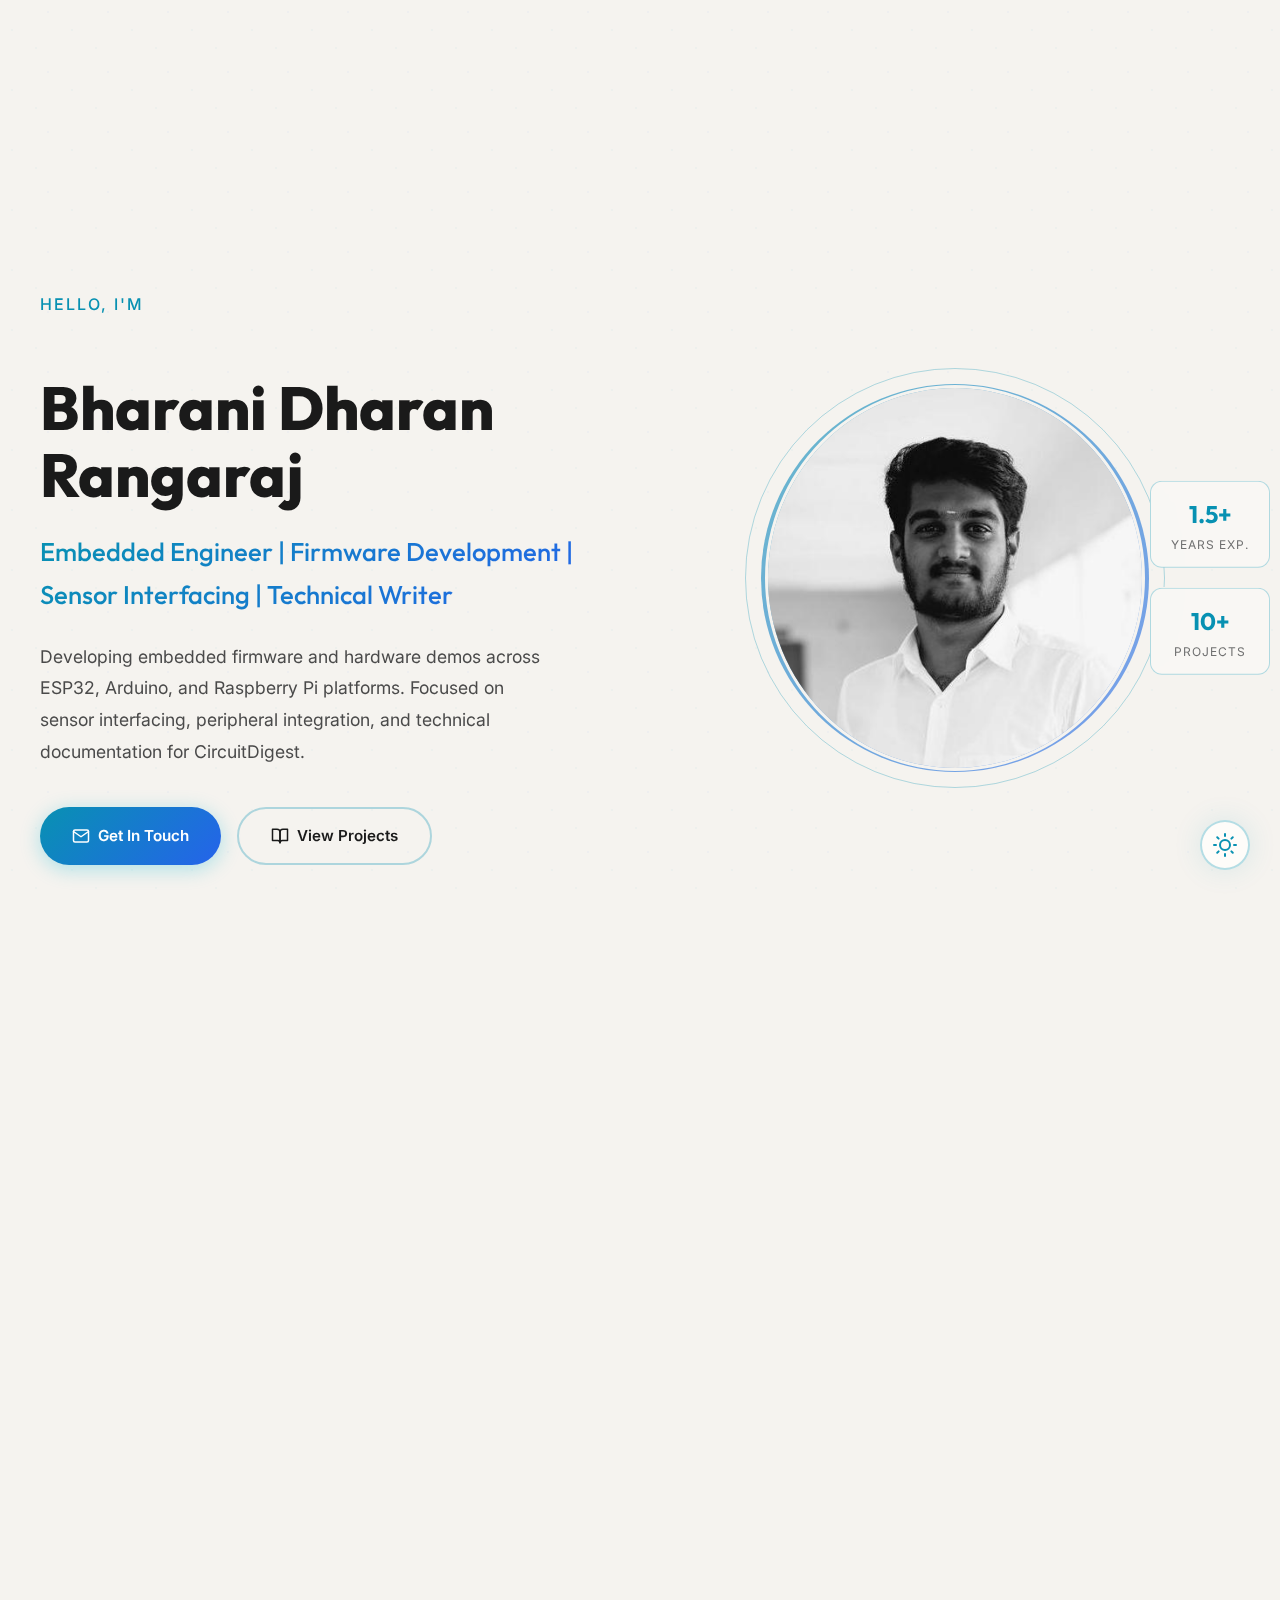
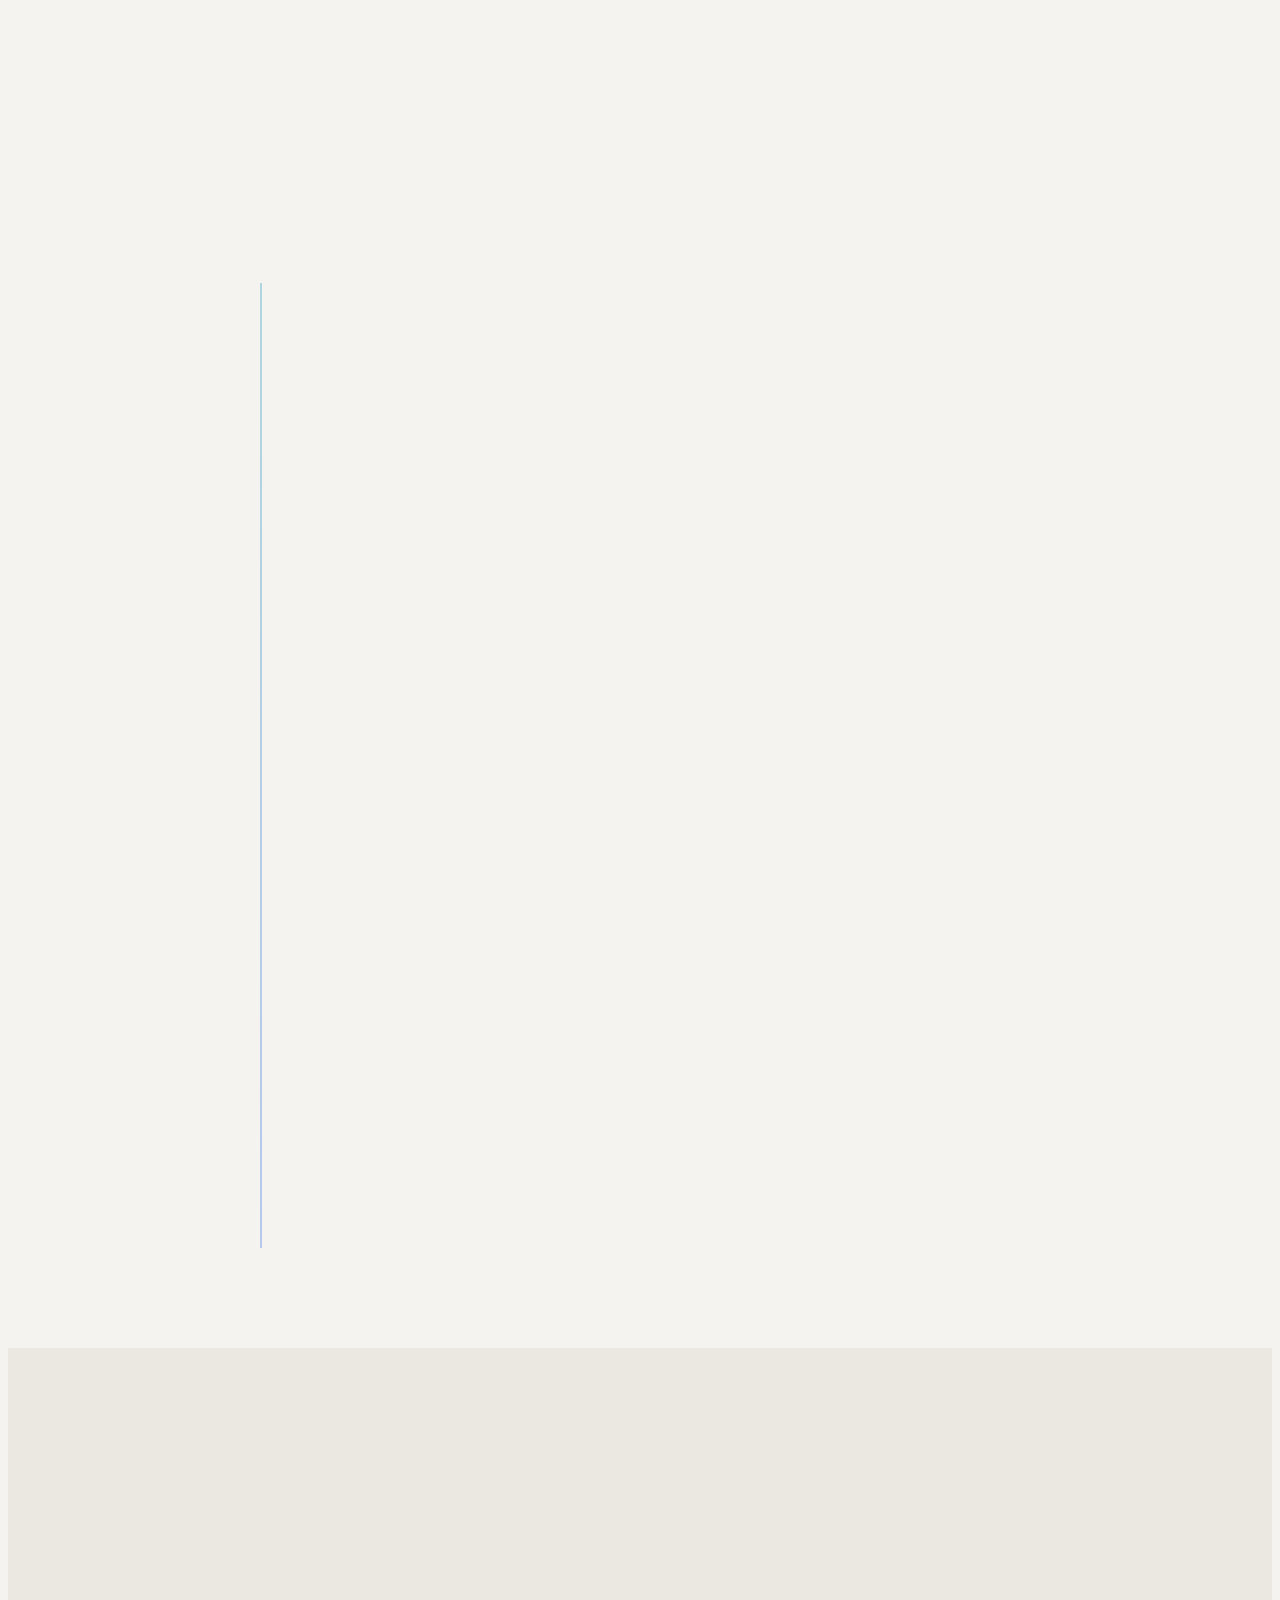
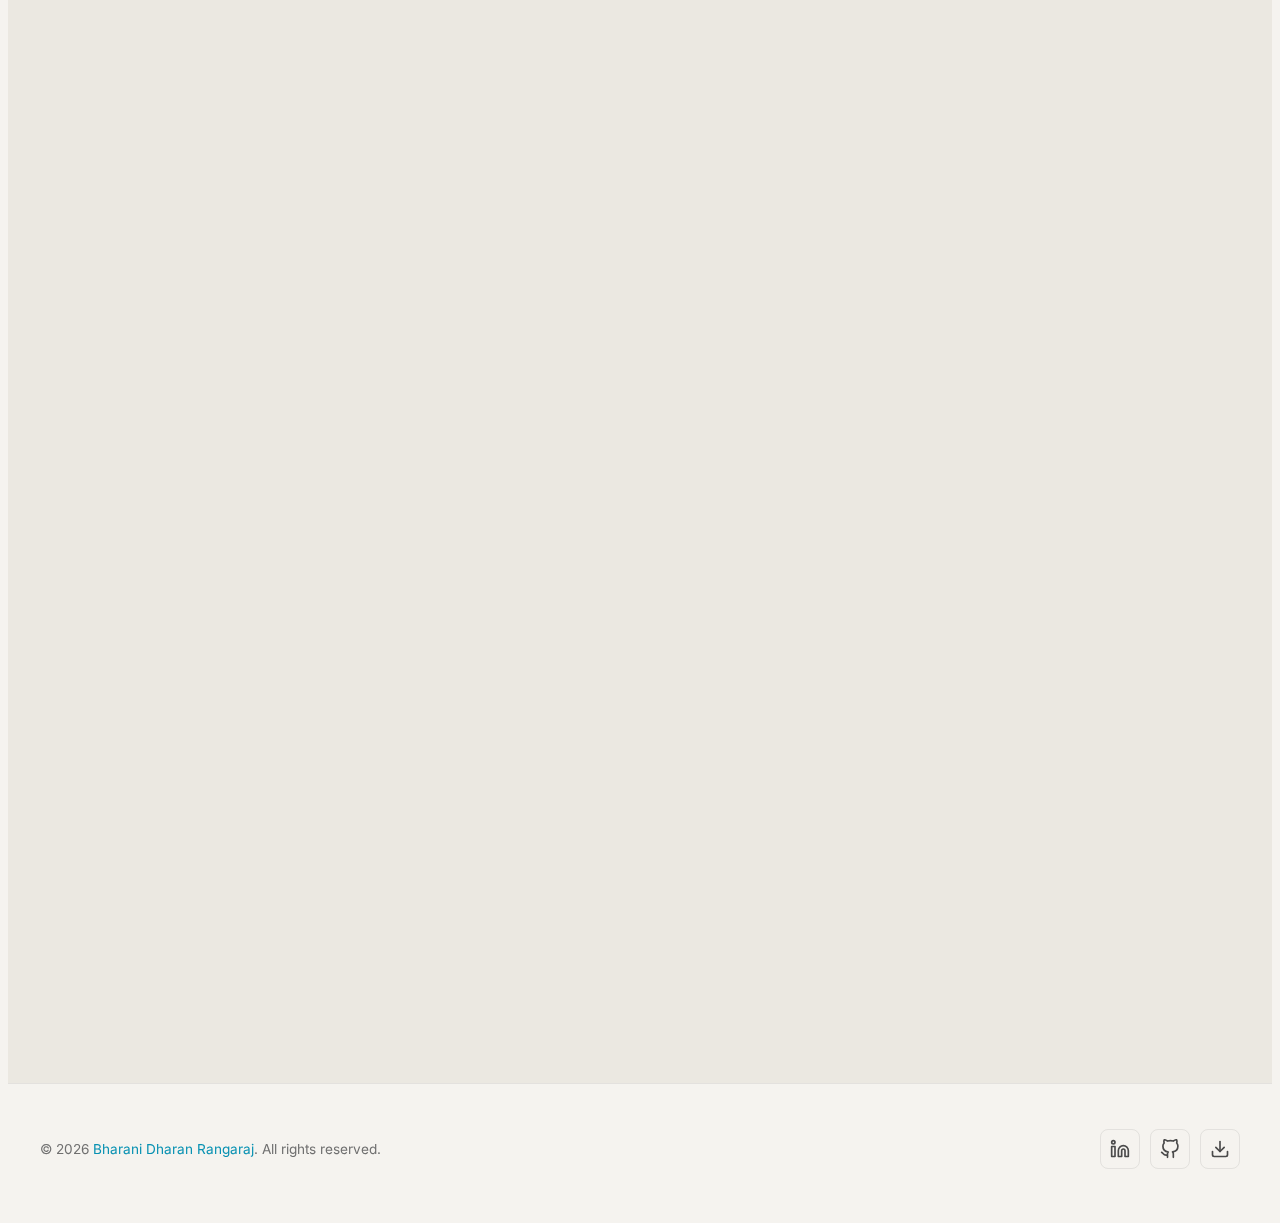
<file: index.html>
<!DOCTYPE html>
<html lang="en">

<head>
  <meta charset="UTF-8">
  <meta name="viewport" content="width=device-width, initial-scale=1.0">
  <meta name="description" content="Portfolio of Bharani Dharan Rangaraj — Embedded Engineer">
  <title>Bharani Dharan Rangaraj | Embedded Engineer</title>
  <link rel="stylesheet" href="style.css">
</head>

<body>

  <!-- Circuit Board Background Decoration -->
  <div class="circuit-bg" aria-hidden="true"></div>

  <!-- Theme Toggle Button -->
  <button class="theme-toggle" id="themeToggle" aria-label="Toggle theme">
    <svg xmlns="http://www.w3.org/2000/svg" width="24" height="24" viewBox="0 0 24 24" fill="none" stroke="currentColor"
      stroke-width="2" stroke-linecap="round" stroke-linejoin="round" class="sun-icon">
      <circle cx="12" cy="12" r="5"></circle>
      <line x1="12" y1="1" x2="12" y2="3"></line>
      <line x1="12" y1="21" x2="12" y2="23"></line>
      <line x1="4.22" y1="4.22" x2="5.64" y2="5.64"></line>
      <line x1="18.36" y1="18.36" x2="19.78" y2="19.78"></line>
      <line x1="1" y1="12" x2="3" y2="12"></line>
      <line x1="21" y1="12" x2="23" y2="12"></line>
      <line x1="4.22" y1="19.78" x2="5.64" y2="18.36"></line>
      <line x1="18.36" y1="5.64" x2="19.78" y2="4.22"></line>
    </svg>
  </button>

  <!-- Navigation removed per user request -->

  <!-- ============================================
       HERO SECTION
       ============================================ -->
  <section id="hero">
    <div class="container">
      <div class="hero-content">
        <div class="hero-text fade-in">
          <span class="hero-greeting">Hello, I'm</span>
          <h1 class="hero-name">Bharani Dharan Rangaraj</h1>
          <h2 class="hero-title">Embedded Engineer | Firmware Development | Sensor Interfacing | Technical Writer</h2>
          <p class="hero-tagline">
            Developing embedded firmware and hardware demos across ESP32, Arduino, and Raspberry Pi platforms.
            Focused on sensor interfacing, peripheral integration, and technical documentation for CircuitDigest.
          </p>
          <div class="hero-cta">
            <a href="#contact" class="btn btn-primary">
              <svg xmlns="http://www.w3.org/2000/svg" width="18" height="18" viewBox="0 0 24 24" fill="none"
                stroke="currentColor" stroke-width="2" stroke-linecap="round" stroke-linejoin="round">
                <path d="M4 4h16c1.1 0 2 .9 2 2v12c0 1.1-.9 2-2 2H4c-1.1 0-2-.9-2-2V6c0-1.1.9-2 2-2z"></path>
                <polyline points="22,6 12,13 2,6"></polyline>
              </svg>
              Get In Touch
            </a>
            <a href="#projects" class="btn btn-outline">
              <svg xmlns="http://www.w3.org/2000/svg" width="18" height="18" viewBox="0 0 24 24" fill="none"
                stroke="currentColor" stroke-width="2" stroke-linecap="round" stroke-linejoin="round">
                <path d="M2 3h6a4 4 0 0 1 4 4v14a3 3 0 0 0-3-3H2z"></path>
                <path d="M22 3h-6a4 4 0 0 0-4 4v14a3 3 0 0 1 3-3h7z"></path>
              </svg>
              View Projects
            </a>
          </div>
        </div>
        <div class="hero-visual fade-in">
          <div class="hero-image-frame">
            <div class="hero-image-placeholder">
              <img src="assets/bharani photo.jpg" alt="Bharani Dharan Rangaraj" />
            </div>
          </div>
          <!-- Floating stat badges -->
          <div class="hero-stats">
            <div class="stat-badge">
              <div class="stat-value">1.5+</div>
              <div class="stat-label">Years Exp.</div>
            </div>
            <div class="stat-badge">
              <div class="stat-value">10+</div>
              <div class="stat-label">Projects</div>
            </div>
          </div>
        </div>
      </div>
    </div>
  </section>

  <!-- ============================================
       ABOUT SECTION
       ============================================ -->
  <section id="about">
    <div class="container">
      <div class="section-header fade-in">
        <h2>About Me</h2>
        <p>Get to know the engineer behind the circuits</p>
      </div>
      <div class="about-content">
        <div class="about-image-wrapper fade-in">
          <div class="about-image-box">
            <img src="assets/bharani photo.jpg" alt="Bharani Dharan Rangaraj" />
          </div>
        </div>
        <div class="about-text fade-in">
          <h3>Hands-on Embedded Engineer</h3>
          <p class="about-bio">
            Hands-on embedded engineer with 1.5+ years of practical experience designing, validating, and deploying
            microcontroller and Linux-based systems. Work typically covers bare-metal and RTOS firmware, protocol-level
            debugging (I²C / SPI / UART / USB), sensor interfacing and hardware bring-up, Linux edge servers and
            self-hosted stacks, rapid mechanical prototyping via 3D printing, and end-to-end product lifecycle
            execution.
          </p>
          <div class="about-details">
            <div class="about-detail-item">
              <div class="detail-icon">
                <svg xmlns="http://www.w3.org/2000/svg" width="18" height="18" viewBox="0 0 24 24" fill="none"
                  stroke="currentColor" stroke-width="2" stroke-linecap="round" stroke-linejoin="round">
                  <path d="M21 10c0 7-9 13-9 13s-9-6-9-13a9 9 0 0 1 18 0z"></path>
                  <circle cx="12" cy="10" r="3"></circle>
                </svg>
              </div>
              <div>
                <div class="detail-label">Location</div>
                <div class="detail-value">Coimbatore, India</div>
              </div>
            </div>
            <div class="about-detail-item">
              <div class="detail-icon">
                <svg xmlns="http://www.w3.org/2000/svg" width="18" height="18" viewBox="0 0 24 24" fill="none"
                  stroke="currentColor" stroke-width="2" stroke-linecap="round" stroke-linejoin="round">
                  <rect x="2" y="7" width="20" height="14" rx="2" ry="2"></rect>
                  <path d="M16 21V5a2 2 0 0 0-2-2h-4a2 2 0 0 0-2 2v16"></path>
                </svg>
              </div>
              <div>
                <div class="detail-label">Experience</div>
                <div class="detail-value">1.5+ Years</div>
              </div>
            </div>
            <div class="about-detail-item">
              <div class="detail-icon">
                <svg xmlns="http://www.w3.org/2000/svg" width="18" height="18" viewBox="0 0 24 24" fill="none"
                  stroke="currentColor" stroke-width="2" stroke-linecap="round" stroke-linejoin="round">
                  <path d="M4 19.5A2.5 2.5 0 0 1 6.5 17H20"></path>
                  <path d="M6.5 2H20v20H6.5A2.5 2.5 0 0 1 4 19.5v-15A2.5 2.5 0 0 1 6.5 2z"></path>
                </svg>
              </div>
              <div>
                <div class="detail-label">Degree</div>
                <div class="detail-value">M.Sc in ECS</div>
              </div>
            </div>
            <div class="about-detail-item">
              <div class="detail-icon">
                <svg xmlns="http://www.w3.org/2000/svg" width="18" height="18" viewBox="0 0 24 24" fill="none"
                  stroke="currentColor" stroke-width="2" stroke-linecap="round" stroke-linejoin="round">
                  <polyline points="22 12 18 12 15 21 9 3 6 12 2 12"></polyline>
                </svg>
              </div>
              <div>
                <div class="detail-label">Focus</div>
                <div class="detail-value">Embedded Systems & IoT</div>
              </div>
            </div>
          </div>
          <a href="#contact" class="btn btn-primary">Let's Work Together</a>
        </div>
      </div>
    </div>
  </section>

  <!-- ============================================
       SKILLS SECTION
       ============================================ -->
  <section id="skills">
    <div class="container">
      <div class="section-header fade-in">
        <h2>Skills & Technologies</h2>
        <p>The tools and technologies I work with</p>
      </div>
      <div class="skills-grid">

        <!-- Skill Category: Programming Languages -->
        <div class="skill-category fade-in">
          <div class="skill-category-icon">
            <svg xmlns="http://www.w3.org/2000/svg" width="24" height="24" viewBox="0 0 24 24" fill="none"
              stroke="currentColor" stroke-width="2" stroke-linecap="round" stroke-linejoin="round">
              <polyline points="16 18 22 12 16 6"></polyline>
              <polyline points="8 6 2 12 8 18"></polyline>
            </svg>
          </div>
          <h3>Programming Languages</h3>
          <div class="skill-tags">
            <span class="skill-tag">C</span>
            <span class="skill-tag">Embedded C</span>
            <span class="skill-tag">Python</span>
          </div>
        </div>

        <!-- Skill Category: Microcontrollers & Processors -->
        <div class="skill-category fade-in">
          <div class="skill-category-icon">
            <svg xmlns="http://www.w3.org/2000/svg" width="24" height="24" viewBox="0 0 24 24" fill="none"
              stroke="currentColor" stroke-width="2" stroke-linecap="round" stroke-linejoin="round">
              <rect x="4" y="4" width="16" height="16" rx="2" ry="2"></rect>
              <rect x="9" y="9" width="6" height="6"></rect>
              <line x1="9" y1="1" x2="9" y2="4"></line>
              <line x1="15" y1="1" x2="15" y2="4"></line>
              <line x1="9" y1="20" x2="9" y2="23"></line>
              <line x1="15" y1="20" x2="15" y2="23"></line>
              <line x1="20" y1="9" x2="23" y2="9"></line>
              <line x1="20" y1="14" x2="23" y2="14"></line>
              <line x1="1" y1="9" x2="4" y2="9"></line>
              <line x1="1" y1="14" x2="4" y2="14"></line>
            </svg>
          </div>
          <h3>Microcontrollers & Processors</h3>
          <div class="skill-tags">
            <span class="skill-tag">ESP32</span>
            <span class="skill-tag">ESP8266</span>
            <span class="skill-tag">nRF52</span>
            <span class="skill-tag">STM32</span>
            <span class="skill-tag">ATMega</span>
            <span class="skill-tag">Raspberry Pi</span>
          </div>
        </div>

        <!-- Skill Category: Tools & IDEs -->
        <div class="skill-category fade-in">
          <div class="skill-category-icon">
            <svg xmlns="http://www.w3.org/2000/svg" width="24" height="24" viewBox="0 0 24 24" fill="none"
              stroke="currentColor" stroke-width="2" stroke-linecap="round" stroke-linejoin="round">
              <path
                d="M14.7 6.3a1 1 0 0 0 0 1.4l1.6 1.6a1 1 0 0 0 1.4 0l3.77-3.77a6 6 0 0 1-7.94 7.94l-6.91 6.91a2.12 2.12 0 0 1-3-3l6.91-6.91a6 6 0 0 1 7.94-7.94l-3.76 3.76z">
              </path>
            </svg>
          </div>
          <h3>Tools & IDEs</h3>
          <div class="skill-tags">
            <span class="skill-tag">Oscilloscope</span>
            <span class="skill-tag">Logic Analyzer</span>
            <span class="skill-tag">Protocol Analyzer</span>
            <span class="skill-tag">KiCAD</span>
            <span class="skill-tag">3D Printing</span>
            <span class="skill-tag">Soldering & Rework</span>
          </div>
        </div>

        <!-- Skill Category: Protocols & Interfaces -->
        <div class="skill-category fade-in">
          <div class="skill-category-icon">
            <svg xmlns="http://www.w3.org/2000/svg" width="24" height="24" viewBox="0 0 24 24" fill="none"
              stroke="currentColor" stroke-width="2" stroke-linecap="round" stroke-linejoin="round">
              <circle cx="12" cy="12" r="2"></circle>
              <path
                d="M16.24 7.76a6 6 0 0 1 0 8.49m-8.48-.01a6 6 0 0 1 0-8.49m11.31-2.82a10 10 0 0 1 0 14.14m-14.14 0a10 10 0 0 1 0-14.14">
              </path>
            </svg>
          </div>
          <h3>Protocols & Interfaces</h3>
          <div class="skill-tags">
            <span class="skill-tag">I²C</span>
            <span class="skill-tag">SPI</span>
            <span class="skill-tag">UART</span>
            <span class="skill-tag">USB</span>
            <span class="skill-tag">GPIO</span>
            <span class="skill-tag">Modbus RTU</span>
          </div>
        </div>

        <!-- Skill Category: RTOS & Systems -->
        <div class="skill-category fade-in">
          <div class="skill-category-icon">
            <svg xmlns="http://www.w3.org/2000/svg" width="24" height="24" viewBox="0 0 24 24" fill="none"
              stroke="currentColor" stroke-width="2" stroke-linecap="round" stroke-linejoin="round">
              <circle cx="12" cy="12" r="10"></circle>
              <polyline points="12 6 12 12 16 14"></polyline>
            </svg>
          </div>
          <h3>RTOS & Systems</h3>
          <div class="skill-tags">
            <span class="skill-tag">Bare-metal</span>
            <span class="skill-tag">FreeRTOS</span>
            <span class="skill-tag">Linux (Raspberry Pi)</span>
            <span class="skill-tag">Offline-first Architecture</span>
          </div>
        </div>

        <!-- Skill Category: Hardware -->
        <div class="skill-category fade-in">
          <div class="skill-category-icon">
            <svg xmlns="http://www.w3.org/2000/svg" width="24" height="24" viewBox="0 0 24 24" fill="none"
              stroke="currentColor" stroke-width="2" stroke-linecap="round" stroke-linejoin="round">
              <rect x="2" y="7" width="20" height="14" rx="2" ry="2"></rect>
              <polyline points="17 2 12 7 7 2"></polyline>
            </svg>
          </div>
          <h3>Hardware</h3>
          <div class="skill-tags">
            <span class="skill-tag">PCB Design</span>
            <span class="skill-tag">Circuit Bring-up</span>
            <span class="skill-tag">Power Supply Design</span>
            <span class="skill-tag">Signal Validation</span>
          </div>
        </div>

      </div>
    </div>
  </section>

  <!-- ============================================
       EXPERIENCE SECTION
       ============================================ -->
  <section id="experience">
    <div class="container">
      <div class="section-header fade-in">
        <h2>Work Experience</h2>
        <p>My professional journey so far</p>
      </div>
      <div class="timeline">

        <!-- Current Position: Semicon Media -->
        <div class="timeline-item fade-in">
          <div class="timeline-dot"></div>
          <div class="timeline-card">
            <span class="timeline-date">Nov 2025 — Present</span>
            <h3>Embedded Engineer</h3>
            <p class="company">Semicon Media Private Limited • Coimbatore, India</p>
            <ul>
              <li>Built single-board demos using ESP32, Arduino, and Raspberry Pi Pico</li>
              <li>Interfaced peripherals like Sharp distance sensors and MAX98357A</li>
              <li>Designed basic 3D parts and fabricated enclosures using 3D printing</li>
              <li>Implemented interfacing, communication, and control logic in firmware</li>
              <li>Wrote technical documentation and maintained code on GitHub for CircuitDigest platform</li>
            </ul>
          </div>
        </div>

        <!-- Past Position: Optipace Technologies -->
        <div class="timeline-item fade-in">
          <div class="timeline-dot"></div>
          <div class="timeline-card">
            <span class="timeline-date">May 2024 — Sept 2025</span>
            <h3>Associate Embedded Engineer</h3>
            <p class="company">Optipace Technologies Private Limited • Bangalore, Karnataka</p>
            <ul>
              <li>Led an engineering team in coordinating testing workflows and performing root cause analysis during
                validation cycles</li>
              <li>Designed and developed embedded firmware for multiple MCU platforms (nRF52, ESP32) to support
                reference designs and solution demos</li>
              <li>Worked closely with hardware and software teams to perform firmware optimization based on real-world
                performance data</li>
              <li>Implemented and tested USB, I²C, SPI, and UART communication protocols for system-level integration
                and client requirements</li>
              <li>Supported component procurement and used Git, VS Code, and debugging tools for development</li>
            </ul>
          </div>
        </div>
      </div>
    </div>
  </section>

  <!-- ============================================
       PROJECTS SECTION
       ============================================ -->
  <section id="projects">
    <div class="container">
      <div class="section-header fade-in">
        <h2>Featured Projects</h2>
        <p>Embedded systems and IoT Projects to be Noted</p>
      </div>
      <div class="projects-grid">

        <!-- Project 1: ESP32 Text-to-Speech Offline System -->
        <div class="project-card fade-in">
          <div class="project-image">
            <svg xmlns="http://www.w3.org/2000/svg" width="64" height="64" viewBox="0 0 24 24" fill="none"
              stroke="currentColor" stroke-width="1.5" stroke-linecap="round" stroke-linejoin="round">
              <path d="M12 1a3 3 0 0 0-3 3v8a3 3 0 0 0 6 0V4a3 3 0 0 0-3-3z"></path>
              <path d="M19 10v2a7 7 0 0 1-14 0v-2"></path>
              <line x1="12" y1="19" x2="12" y2="23"></line>
              <line x1="8" y1="23" x2="16" y2="23"></line>
            </svg>
          </div>
          <div class="project-info">
            <h3>ESP32 Text-to-Speech Offline System</h3>
            <p>Fully offline text-to-speech converter using ESP32 with Talkie library and LPC speech encoding. Converts
              written text to spoken words without internet connectivity. Features DAC audio output, PAM8403
              amplification,
              and expandable vocabulary for alerts, notifications, and embedded voice feedback systems.</p>
            <div class="project-tech">
              <span>ESP32</span>
              <span>Talkie Library</span>
              <span>LPC Encoding</span>
              <span>PAM8403 Amplifier</span>
              <span>DAC Audio</span>
              <span>Offline TTS</span>
            </div>
            <div class="project-links">
              <a href="https://circuitdigest.com/microcontroller-projects/esp32-text-to-speech-offline-system"
                target="_blank" rel="noopener noreferrer">
                <svg xmlns="http://www.w3.org/2000/svg" width="18" height="18" viewBox="0 0 24 24" fill="none"
                  stroke="currentColor" stroke-width="2" stroke-linecap="round" stroke-linejoin="round">
                  <path d="M18 13v6a2 2 0 0 1-2 2H5a2 2 0 0 1-2-2V8a2 2 0 0 1 2-2h6"></path>
                  <polyline points="15 3 21 3 21 9"></polyline>
                  <line x1="10" y1="14" x2="21" y2="3"></line>
                </svg>
                View Article
              </a>
            </div>
          </div>
        </div>

        <!-- Project 2: ESP32 Text-to-Speech Using AI -->
        <div class="project-card fade-in">
          <div class="project-image">
            <svg xmlns="http://www.w3.org/2000/svg" width="64" height="64" viewBox="0 0 24 24" fill="none"
              stroke="currentColor" stroke-width="1.5" stroke-linecap="round" stroke-linejoin="round">
              <path d="M21 15a2 2 0 0 1-2 2H7l-4 4V5a2 2 0 0 1 2-2h14a2 2 0 0 1 2 2z"></path>
              <path d="M8 10h.01"></path>
              <path d="M12 10h.01"></path>
              <path d="M16 10h.01"></path>
            </svg>
          </div>
          <div class="project-info">
            <h3>ESP32 Text-to-Speech Using AI</h3>
            <p>Cloud-based text-to-speech system using ESP32 and Wit.ai for natural-sounding voice synthesis. Features
              AI-powered speech generation, MAX98357A audio amplification, and real-time audio streaming. Demonstrates
              integration of cloud AI services with embedded systems for high-quality voice output without local
              processing overhead.</p>
            <div class="project-tech">
              <span>ESP32</span>
              <span>Wit.ai API</span>
              <span>MAX98357A</span>
              <span>Cloud TTS</span>
              <span>AI Voice Synthesis</span>
              <span>Audio Streaming</span>
            </div>
            <div class="project-links">
              <a href="https://circuitdigest.com/microcontroller-projects/esp32-text-to-speech-using-ai" target="_blank"
                rel="noopener noreferrer">
                <svg xmlns="http://www.w3.org/2000/svg" width="18" height="18" viewBox="0 0 24 24" fill="none"
                  stroke="currentColor" stroke-width="2" stroke-linecap="round" stroke-linejoin="round">
                  <path d="M18 13v6a2 2 0 0 1-2 2H5a2 2 0 0 1-2-2V8a2 2 0 0 1 2-2h6"></path>
                  <polyline points="15 3 21 3 21 9"></polyline>
                  <line x1="10" y1="14" x2="21" y2="3"></line>
                </svg>
                View Article
              </a>
            </div>
          </div>
        </div>

        <!-- Project 3: EduBox -->
        <div class="project-card fade-in">
          <div class="project-image">
            <svg xmlns="http://www.w3.org/2000/svg" width="64" height="64" viewBox="0 0 24 24" fill="none"
              stroke="currentColor" stroke-width="1.5" stroke-linecap="round" stroke-linejoin="round">
              <rect x="2" y="3" width="20" height="14" rx="2" ry="2"></rect>
              <line x1="8" y1="21" x2="16" y2="21"></line>
              <line x1="12" y1="17" x2="12" y2="21"></line>
            </svg>
          </div>
          <div class="project-info">
            <h3>EduBox — Offline Learning Server</h3>
            <p>A Raspberry Pi-based offline education infrastructure for classrooms with poor connectivity. Functions as
              Wi-Fi hotspot, local content server, and knowledge distribution node. Serves Wikipedia archives, ebooks,
              and videos fully offline.</p>
            <div class="project-tech">
              <span>Raspberry Pi</span>
              <span>Linux</span>
              <span>Hotspot Configuration</span>
              <span>Captive Portal</span>
              <span>Offline Architecture</span>
            </div>
            <div class="project-links">
              <a href="assets/Edubox - A Device to Learn Without Internet.pdf" target="_blank"
                rel="noopener noreferrer">
                <svg xmlns="http://www.w3.org/2000/svg" width="18" height="18" viewBox="0 0 24 24" fill="none"
                  stroke="currentColor" stroke-width="2" stroke-linecap="round" stroke-linejoin="round">
                  <path d="M14 2H6a2 2 0 0 0-2 2v16a2 2 0 0 0 2 2h12a2 2 0 0 0 2-2V8z"></path>
                  <polyline points="14 2 14 8 20 8"></polyline>
                </svg>
                View Project PDF
              </a>
            </div>
          </div>
        </div>

        <!-- Project 2: I2C Scanner -->
        <div class="project-card fade-in">
          <div class="project-image">
            <svg xmlns="http://www.w3.org/2000/svg" width="64" height="64" viewBox="0 0 24 24" fill="none"
              stroke="currentColor" stroke-width="1.5" stroke-linecap="round" stroke-linejoin="round">
              <circle cx="11" cy="11" r="8"></circle>
              <path d="m21 21-4.35-4.35"></path>
            </svg>
          </div>
          <div class="project-info">
            <h3>I²C Scanner - Bus Diagnostic Device</h3>
            <p>Dedicated field diagnostic tool to reduce sensor integration time from hours to minutes. Scans I²C bus
              and lists active addresses, exposing wiring mistakes, pull-up issues, and address conflicts instantly.</p>
            <div class="project-tech">
              <span>I²C Protocol</span>
              <span>Embedded C</span>
              <span>Hardware Debugging</span>
              <span>Microcontroller</span>
            </div>
            <div class="project-links">
              <a href="#" style="pointer-events: none; opacity: 0.5;">
                <svg xmlns="http://www.w3.org/2000/svg" width="18" height="18" viewBox="0 0 24 24" fill="none"
                  stroke="currentColor" stroke-width="2" stroke-linecap="round" stroke-linejoin="round">
                  <path
                    d="M9 19c-5 1.5-5-2.5-7-3m14 6v-3.87a3.37 3.37 0 0 0-.94-2.61c3.14-.35 6.44-1.54 6.44-7A5.44 5.44 0 0 0 20 4.77 5.07 5.07 0 0 0 19.91 1S18.73.65 16 2.48a13.38 13.38 0 0 0-7 0C6.27.65 5.09 1 5.09 1A5.07 5.07 0 0 0 5 4.77a5.44 5.44 0 0 0-1.5 3.78c0 5.42 3.3 6.61 6.44 7A3.37 3.37 0 0 0 9 18.13V22">
                  </path>
                </svg>
                Proprietary
              </a>
            </div>
          </div>
        </div>

        <!-- Project 3: Hydroponics Automation System -->
        <div class="project-card fade-in">
          <div class="project-image">
            <svg xmlns="http://www.w3.org/2000/svg" width="64" height="64" viewBox="0 0 24 24" fill="none"
              stroke="currentColor" stroke-width="1.5" stroke-linecap="round" stroke-linejoin="round">
              <path d="M12 22c4-4 8-7.5 8-12a8 8 0 1 0-16 0c0 4.5 4 8 8 12z"></path>
              <path d="M12 10v4"></path>
              <path d="M10 12h4"></path>
            </svg>
          </div>
          <div class="project-info">
            <h3>Hydroponics Automation System</h3>
            <p>ESP32-based hydroponics automation with multi-sensor monitoring (temperature, humidity, water temp,
              light,
              pH, pressure), relay-controlled pump/light/fan with auto-cycle modes, 20x4 LCD menu via rotary encoder,
              and a real-time web dashboard using Server-Sent Events.</p>
            <div class="project-tech">
              <span>ESP32</span>
              <span>BMP180</span>
              <span>DHT11</span>
              <span>DS18B20</span>
              <span>BH1750</span>
              <span>PlatformIO</span>
              <span>Web Dashboard</span>
            </div>
            <div class="project-links">
              <a href="https://github.com/bharanidharanrangaraj/hydroponics-automation" target="_blank"
                rel="noopener noreferrer">
                <svg xmlns="http://www.w3.org/2000/svg" width="18" height="18" viewBox="0 0 24 24" fill="none"
                  stroke="currentColor" stroke-width="2" stroke-linecap="round" stroke-linejoin="round">
                  <path
                    d="M9 19c-5 1.5-5-2.5-7-3m14 6v-3.87a3.37 3.37 0 0 0-.94-2.61c3.14-.35 6.44-1.54 6.44-7A5.44 5.44 0 0 0 20 4.77 5.07 5.07 0 0 0 19.91 1S18.73.65 16 2.48a13.38 13.38 0 0 0-7 0C6.27.65 5.09 1 5.09 1A5.07 5.07 0 0 0 5 4.77a5.44 5.44 0 0 0-1.5 3.78c0 5.42 3.3 6.61 6.44 7A3.37 3.37 0 0 0 9 18.13V22">
                  </path>
                </svg>
                GitHub
              </a>
            </div>
          </div>
        </div>

        <!-- Project 4: Health Monitoring System -->
        <div class="project-card fade-in">
          <div class="project-image">
            <svg xmlns="http://www.w3.org/2000/svg" width="64" height="64" viewBox="0 0 24 24" fill="none"
              stroke="currentColor" stroke-width="1.5" stroke-linecap="round" stroke-linejoin="round">
              <path d="M22 12h-4l-3 9L9 3l-3 9H2"></path>
            </svg>
          </div>
          <div class="project-info">
            <h3>Health Monitoring System</h3>
            <p>Real-time health monitoring and fall detection system using ESP32. Tracks heart rate (BPM), SpO₂, and
              body temperature via MAX30102 and MLX90614 sensors. Includes MPU6050-based fall detection with automatic
              emergency WhatsApp alerts and GPS location sharing, plus a live web dashboard.</p>
            <div class="project-tech">
              <span>ESP32</span>
              <span>MAX30102</span>
              <span>MLX90614</span>
              <span>MPU6050</span>
              <span>GPS Tracking</span>
              <span>WhatsApp API</span>
              <span>PlatformIO</span>
            </div>
            <div class="project-links">
              <a href="https://github.com/bharanidharanrangaraj/Health-Monitoring-System" target="_blank"
                rel="noopener noreferrer">
                <svg xmlns="http://www.w3.org/2000/svg" width="18" height="18" viewBox="0 0 24 24" fill="none"
                  stroke="currentColor" stroke-width="2" stroke-linecap="round" stroke-linejoin="round">
                  <path
                    d="M9 19c-5 1.5-5-2.5-7-3m14 6v-3.87a3.37 3.37 0 0 0-.94-2.61c3.14-.35 6.44-1.54 6.44-7A5.44 5.44 0 0 0 20 4.77 5.07 5.07 0 0 0 19.91 1S18.73.65 16 2.48a13.38 13.38 0 0 0-7 0C6.27.65 5.09 1 5.09 1A5.07 5.07 0 0 0 5 4.77a5.44 5.44 0 0 0-1.5 3.78c0 5.42 3.3 6.61 6.44 7A3.37 3.37 0 0 0 9 18.13V22">
                  </path>
                </svg>
                GitHub
              </a>
            </div>
          </div>
        </div>

      </div>
    </div>
  </section>

  <!-- ============================================
       OPEN-SOURCE LIBRARIES SECTION
       ============================================ -->
  <section id="libraries">
    <div class="container">
      <div class="section-header fade-in">
        <h2>Open-Source Libraries</h2>
        <p>Reusable firmware components for the embedded community</p>
      </div>
      <div class="projects-grid">

        <!-- Library 1: PZEM004Tv40_R4 -->
        <div class="project-card fade-in">
          <div class="project-image">
            <svg xmlns="http://www.w3.org/2000/svg" width="64" height="64" viewBox="0 0 24 24" fill="none"
              stroke="currentColor" stroke-width="1.5" stroke-linecap="round" stroke-linejoin="round">
              <polyline points="16 18 22 12 16 6"></polyline>
              <polyline points="8 6 2 12 8 18"></polyline>
            </svg>
          </div>
          <div class="project-info">
            <h3>PZEM004Tv40_R4 - Energy Meter Library</h3>
            <p>Deterministic Modbus RTU library for PZEM-004T v4.0 (100A) energy meter. Features batch read for reduced
              latency, CRC + timeout validation, and minimal memory footprint. Designed for reliable power diagnostics
              in noisy environments.</p>
            <div class="project-tech">
              <span>Arduino</span>
              <span>Modbus RTU</span>
              <span>C++</span>
              <span>Energy Monitoring</span>
            </div>
            <div class="project-links">
              <a href="https://github.com/bharanidharanrangaraj/PZEM004Tv40_R4" target="_blank"
                rel="noopener noreferrer">
                <svg xmlns="http://www.w3.org/2000/svg" width="18" height="18" viewBox="0 0 24 24" fill="none"
                  stroke="currentColor" stroke-width="2" stroke-linecap="round" stroke-linejoin="round">
                  <path
                    d="M9 19c-5 1.5-5-2.5-7-3m14 6v-3.87a3.37 3.37 0 0 0-.94-2.61c3.14-.35 6.44-1.54 6.44-7A5.44 5.44 0 0 0 20 4.77 5.07 5.07 0 0 0 19.91 1S18.73.65 16 2.48a13.38 13.38 0 0 0-7 0C6.27.65 5.09 1 5.09 1A5.07 5.07 0 0 0 5 4.77a5.44 5.44 0 0 0-1.5 3.78c0 5.42 3.3 6.61 6.44 7A3.37 3.37 0 0 0 9 18.13V22">
                  </path>
                </svg>
                GitHub
              </a>
              <a href="https://www.hackster.io/bharanidharanrangaraj/pzem-004t-energy-monitor-library-for-arduino-uno-r4-b7530e"
                target="_blank" rel="noopener noreferrer">
                <svg xmlns="http://www.w3.org/2000/svg" width="18" height="18" viewBox="0 0 24 24" fill="none"
                  stroke="currentColor" stroke-width="2" stroke-linecap="round" stroke-linejoin="round">
                  <rect x="4" y="4" width="5" height="16"></rect>
                  <rect x="15" y="4" width="5" height="16"></rect>
                  <rect x="4" y="10" width="16" height="4"></rect>
                </svg>
                Hackster.io
              </a>
            </div>
          </div>
        </div>

        <!-- Library 2: ArduinoMatrixScroller -->
        <div class="project-card fade-in">
          <div class="project-image">
            <svg xmlns="http://www.w3.org/2000/svg" width="64" height="64" viewBox="0 0 24 24" fill="none"
              stroke="currentColor" stroke-width="1.5" stroke-linecap="round" stroke-linejoin="round">
              <rect x="2" y="3" width="20" height="14" rx="2" ry="2"></rect>
              <line x1="2" y1="9" x2="22" y2="9"></line>
              <line x1="2" y1="13" x2="22" y2="13"></line>
            </svg>
          </div>
          <div class="project-info">
            <h3>ArduinoMatrixScroller - LED Matrix Driver</h3>
            <p>Compact scrolling text engine for Arduino UNO R4 12×8 LED matrix. Designed for low-resource
              microcontrollers with smooth horizontal scrolling, ASCII support, serial text input, and minimal RAM
              usage.</p>
            <div class="project-tech">
              <span>Arduino</span>
              <span>C++</span>
              <span>LED Matrix</span>
              <span>Low RAM</span>
            </div>
            <div class="project-links">
              <a href="https://github.com/bharanidharanrangaraj/ArduinoMatrixScroller" target="_blank"
                rel="noopener noreferrer">
                <svg xmlns="http://www.w3.org/2000/svg" width="18" height="18" viewBox="0 0 24 24" fill="none"
                  stroke="currentColor" stroke-width="2" stroke-linecap="round" stroke-linejoin="round">
                  <path
                    d="M9 19c-5 1.5-5-2.5-7-3m14 6v-3.87a3.37 3.37 0 0 0-.94-2.61c3.14-.35 6.44-1.54 6.44-7A5.44 5.44 0 0 0 20 4.77 5.07 5.07 0 0 0 19.91 1S18.73.65 16 2.48a13.38 13.38 0 0 0-7 0C6.27.65 5.09 1 5.09 1A5.07 5.07 0 0 0 5 4.77a5.44 5.44 0 0 0-1.5 3.78c0 5.42 3.3 6.61 6.44 7A3.37 3.37 0 0 0 9 18.13V22">
                  </path>
                </svg>
                GitHub
              </a>
              <a href="https://www.hackster.io/bharanidharanrangaraj/arduinomatrixscroller-easy-text-scrolling-for-led-matrix-e0b32b"
                target="_blank" rel="noopener noreferrer">
                <svg xmlns="http://www.w3.org/2000/svg" width="18" height="18" viewBox="0 0 24 24" fill="none"
                  stroke="currentColor" stroke-width="2" stroke-linecap="round" stroke-linejoin="round">
                  <rect x="4" y="4" width="5" height="16"></rect>
                  <rect x="15" y="4" width="5" height="16"></rect>
                  <rect x="4" y="10" width="16" height="4"></rect>
                </svg>
                Hackster.io
              </a>
            </div>
          </div>
        </div>

      </div>
    </div>
  </section>

  <!-- ============================================
       MINI PROJECTS SECTION
       ============================================ -->
  <section id="mini-projects">
    <div class="container">
      <div class="section-header fade-in">
        <h2>Mini Projects</h2>
        <p>Small experiments and side builds</p>
      </div>
      <div class="projects-grid">

        <!-- Mini Project 1: OpenCV QR Code Reader -->
        <div class="project-card fade-in">
          <div class="project-image">
            <svg xmlns="http://www.w3.org/2000/svg" width="64" height="64" viewBox="0 0 24 24" fill="none"
              stroke="currentColor" stroke-width="1.5" stroke-linecap="round" stroke-linejoin="round">
              <rect x="3" y="3" width="7" height="7"></rect>
              <rect x="14" y="3" width="7" height="7"></rect>
              <rect x="3" y="14" width="7" height="7"></rect>
              <path d="M14 14h.01"></path>
              <path d="M14 17h3v3h3v-3"></path>
              <path d="M17 14h3"></path>
            </svg>
          </div>
          <div class="project-info">
            <h3>OpenCV QR Code &amp; Barcode Reader</h3>
            <p>Real-time QR code and barcode scanner built with Python and OpenCV. Supports 20 barcode types,
              prevents duplicate reads, and displays live FPS and scan count on screen via webcam feed.</p>
            <div class="project-tech">
              <span>Python</span>
              <span>OpenCV</span>
              <span>pyzbar</span>
              <span>Computer Vision</span>
              <span>Real-time Processing</span>
            </div>
            <div class="project-links">
              <a href="https://github.com/bharanidharanrangaraj/OpenCV-QR-Code-Reader" target="_blank"
                rel="noopener noreferrer">
                <svg xmlns="http://www.w3.org/2000/svg" width="18" height="18" viewBox="0 0 24 24" fill="none"
                  stroke="currentColor" stroke-width="2" stroke-linecap="round" stroke-linejoin="round">
                  <path
                    d="M9 19c-5 1.5-5-2.5-7-3m14 6v-3.87a3.37 3.37 0 0 0-.94-2.61c3.14-.35 6.44-1.54 6.44-7A5.44 5.44 0 0 0 20 4.77 5.07 5.07 0 0 0 19.91 1S18.73.65 16 2.48a13.38 13.38 0 0 0-7 0C6.27.65 5.09 1 5.09 1A5.07 5.07 0 0 0 5 4.77a5.44 5.44 0 0 0-1.5 3.78c0 5.42 3.3 6.61 6.44 7A3.37 3.37 0 0 0 9 18.13V22">
                  </path>
                </svg>
                GitHub
              </a>
            </div>
          </div>
        </div>

        <!-- Mini Project 2: OpenCV Face Expression Detection -->
        <div class="project-card fade-in">
          <div class="project-image">
            <svg xmlns="http://www.w3.org/2000/svg" width="64" height="64" viewBox="0 0 24 24" fill="none"
              stroke="currentColor" stroke-width="1.5" stroke-linecap="round" stroke-linejoin="round">
              <circle cx="12" cy="8" r="5"></circle>
              <path d="M20 21a8 8 0 1 0-16 0"></path>
              <path d="M9 10h.01"></path>
              <path d="M15 10h.01"></path>
              <path d="M9.5 15a3.5 3.5 0 0 0 5 0"></path>
            </svg>
          </div>
          <div class="project-info">
            <h3>Real-Time Face Emotion Detection</h3>
            <p>Detects human emotions in real-time using your webcam. Uses OpenCV's Haar Cascade classifier for face
              detection and DeepFace for emotion analysis, displaying the detected emotion (happy, sad, angry, surprise,
              fear, disgust, neutral) with confidence percentage directly on the video feed.</p>
            <div class="project-tech">
              <span>Python</span>
              <span>OpenCV</span>
              <span>DeepFace</span>
              <span>TensorFlow</span>
              <span>Haar Cascade</span>
              <span>Computer Vision</span>
            </div>
            <div class="project-links">
              <a href="https://github.com/bharanidharanrangaraj/opencv_face_expression_detection" target="_blank"
                rel="noopener noreferrer">
                <svg xmlns="http://www.w3.org/2000/svg" width="18" height="18" viewBox="0 0 24 24" fill="none"
                  stroke="currentColor" stroke-width="2" stroke-linecap="round" stroke-linejoin="round">
                  <path
                    d="M9 19c-5 1.5-5-2.5-7-3m14 6v-3.87a3.37 3.37 0 0 0-.94-2.61c3.14-.35 6.44-1.54 6.44-7A5.44 5.44 0 0 0 20 4.77 5.07 5.07 0 0 0 19.91 1S18.73.65 16 2.48a13.38 13.38 0 0 0-7 0C6.27.65 5.09 1 5.09 1A5.07 5.07 0 0 0 5 4.77a5.44 5.44 0 0 0-1.5 3.78c0 5.42 3.3 6.61 6.44 7A3.37 3.37 0 0 0 9 18.13V22">
                  </path>
                </svg>
                GitHub
              </a>
            </div>
          </div>
        </div>

      </div>
    </div>
  </section>

  <!-- ============================================
       EDUCATION SECTION
       ============================================ -->
  <section id="education">
    <div class="container">
      <div class="section-header fade-in">
        <h2>Education</h2>
        <p>Academic background and degrees</p>
      </div>
      <div class="education-grid">

        <!-- Master of Science -->
        <div class="education-card fade-in">
          <div class="edu-icon">
            <svg xmlns="http://www.w3.org/2000/svg" width="22" height="22" viewBox="0 0 24 24" fill="none"
              stroke="currentColor" stroke-width="2" stroke-linecap="round" stroke-linejoin="round">
              <path d="M22 10v6M2 10l10-5 10 5-10 5z"></path>
              <path d="M6 12v5c3 3 6 3 6 3s3 0 6-3v-5"></path>
            </svg>
          </div>
          <h3>Master of Science</h3>
          <p class="institution">Electronics and Communication System</p>
          <p class="edu-year">Sri Ramakrishna College of Arts & Science, Coimbatore • June 2022 - April 2024</p>
          <p>Specialized in embedded systems, microcontroller programming, and hardware-software integration</p>
        </div>

        <!-- Bachelor of Science -->
        <div class="education-card fade-in">
          <div class="edu-icon">
            <svg xmlns="http://www.w3.org/2000/svg" width="22" height="22" viewBox="0 0 24 24" fill="none"
              stroke="currentColor" stroke-width="2" stroke-linecap="round" stroke-linejoin="round">
              <path d="M22 10v6M2 10l10-5 10 5-10 5z"></path>
              <path d="M6 12v5c3 3 6 3 6 3s3 0 6-3v-5"></path>
            </svg>
          </div>
          <h3>Bachelor of Science</h3>
          <p class="institution">Electronics and Communication System</p>
          <p class="edu-year">Sri Ramakrishna College of Arts & Science, Coimbatore • June 2019 - April 2022</p>
          <p>Foundation in digital electronics, communication systems, and embedded programming</p>
        </div>

      </div>
    </div>
  </section>

  <!-- ============================================
       CERTIFICATIONS SECTION
       ============================================ -->
  <section id="certifications">
    <div class="container">
      <div class="section-header fade-in">
        <h2>Professional Certifications</h2>
        <p>Specialized training and credentials</p>
      </div>
      <div class="education-grid">

        <!-- Certification 1: Diploma in Embedded System -->
        <div class="education-card fade-in">
          <div class="edu-icon">
            <svg xmlns="http://www.w3.org/2000/svg" width="22" height="22" viewBox="0 0 24 24" fill="none"
              stroke="currentColor" stroke-width="2" stroke-linecap="round" stroke-linejoin="round">
              <path d="M14 2H6a2 2 0 0 0-2 2v16a2 2 0 0 0 2 2h12a2 2 0 0 0 2-2V8z"></path>
              <polyline points="14 2 14 8 20 8"></polyline>
            </svg>
          </div>
          <h3>Diploma in Embedded System</h3>
          <p class="institution">Manfree Technologies, Coimbatore</p>
          <p class="edu-year">Nov 2023 - May 2024</p>
          <p>Intensive hands-on training in embedded systems development and firmware programming</p>
          <div class="project-links">
            <a href="assets/Diploma in Embedded Systems.pdf" target="_blank" rel="noopener noreferrer">
              <svg xmlns="http://www.w3.org/2000/svg" width="18" height="18" viewBox="0 0 24 24" fill="none"
                stroke="currentColor" stroke-width="2" stroke-linecap="round" stroke-linejoin="round">
                <path d="M14 2H6a2 2 0 0 0-2 2v16a2 2 0 0 0 2 2h12a2 2 0 0 0 2-2V8z"></path>
                <polyline points="14 2 14 8 20 8"></polyline>
              </svg>
              View Certificate
            </a>
          </div>
        </div>

        <!-- Certification 2: PCB Designing -->
        <div class="education-card fade-in">
          <div class="edu-icon">
            <svg xmlns="http://www.w3.org/2000/svg" width="22" height="22" viewBox="0 0 24 24" fill="none"
              stroke="currentColor" stroke-width="2" stroke-linecap="round" stroke-linejoin="round">
              <path d="M14 2H6a2 2 0 0 0-2 2v16a2 2 0 0 0 2 2h12a2 2 0 0 0 2-2V8z"></path>
              <polyline points="14 2 14 8 20 8"></polyline>
            </svg>
          </div>
          <h3>PCB Designing</h3>
          <p class="institution">MSME TDC, Government of India</p>
          <p class="edu-year">Nov 2021</p>
          <p>Professional training in printed circuit board design and layout techniques</p>
          <div class="project-links">
            <a href="assets/PCB.pdf" target="_blank" rel="noopener noreferrer">
              <svg xmlns="http://www.w3.org/2000/svg" width="18" height="18" viewBox="0 0 24 24" fill="none"
                stroke="currentColor" stroke-width="2" stroke-linecap="round" stroke-linejoin="round">
                <path d="M14 2H6a2 2 0 0 0-2 2v16a2 2 0 0 0 2 2h12a2 2 0 0 0 2-2V8z"></path>
                <polyline points="14 2 14 8 20 8"></polyline>
              </svg>
              View Certificate
            </a>
          </div>
        </div>

        <!-- Certification 3: Google IT Support -->
        <div class="education-card fade-in">
          <div class="edu-icon">
            <svg xmlns="http://www.w3.org/2000/svg" width="22" height="22" viewBox="0 0 24 24" fill="none"
              stroke="currentColor" stroke-width="2" stroke-linecap="round" stroke-linejoin="round">
              <path d="M14 2H6a2 2 0 0 0-2 2v16a2 2 0 0 0 2 2h12a2 2 0 0 0 2-2V8z"></path>
              <polyline points="14 2 14 8 20 8"></polyline>
            </svg>
          </div>
          <h3>Google IT Support Professional Certificate</h3>
          <p class="institution">Google (via Coursera)</p>
          <p class="edu-year">June 2020 - Nov 2020</p>
          <p>Comprehensive IT fundamentals covering networking, operating systems, and troubleshooting</p>
          <div class="project-links">
            <a href="assets/Google IT Support Professional Certificate.pdf" target="_blank" rel="noopener noreferrer">
              <svg xmlns="http://www.w3.org/2000/svg" width="18" height="18" viewBox="0 0 24 24" fill="none"
                stroke="currentColor" stroke-width="2" stroke-linecap="round" stroke-linejoin="round">
                <path d="M14 2H6a2 2 0 0 0-2 2v16a2 2 0 0 0 2 2h12a2 2 0 0 0 2-2V8z"></path>
                <polyline points="14 2 14 8 20 8"></polyline>
              </svg>
              View Certificate
            </a>
          </div>
        </div>

      </div>
    </div>
  </section>

  <!-- ============================================
       CONTACT SECTION
       ============================================ -->
  <section id="contact">
    <div class="container">
      <div class="section-header fade-in">
        <h2>Get In Touch</h2>
        <p>Have a project in mind? Let's talk.</p>
      </div>
      <div class="contact-wrapper">
        <div class="contact-info fade-in">
          <h3>Let's build something together</h3>
          <p>Open to embedded systems projects, firmware development, and hardware-software integration opportunities.
          </p>
          <div class="contact-methods">
            <div class="contact-method">
              <div class="method-icon">
                <svg xmlns="http://www.w3.org/2000/svg" width="20" height="20" viewBox="0 0 24 24" fill="none"
                  stroke="currentColor" stroke-width="2" stroke-linecap="round" stroke-linejoin="round">
                  <path d="M4 4h16c1.1 0 2 .9 2 2v12c0 1.1-.9 2-2 2H4c-1.1 0-2-.9-2-2V6c0-1.1.9-2 2-2z"></path>
                  <polyline points="22,6 12,13 2,6"></polyline>
                </svg>
              </div>
              <div>
                <div class="method-label">Email</div>
                <div class="method-value"><a href="mailto:bharanidharanrangaraj@gmail.com"
                    style="color: inherit; text-decoration: none;">bharanidharanrangaraj@gmail.com</a></div>
              </div>
            </div>
            <div class="contact-method">
              <div class="method-icon">
                <svg xmlns="http://www.w3.org/2000/svg" width="20" height="20" viewBox="0 0 24 24" fill="none"
                  stroke="currentColor" stroke-width="2" stroke-linecap="round" stroke-linejoin="round">
                  <path
                    d="M22 16.92v3a2 2 0 0 1-2.18 2 19.79 19.79 0 0 1-8.63-3.07 19.5 19.5 0 0 1-6-6 19.79 19.79 0 0 1-3.07-8.67A2 2 0 0 1 4.11 2h3a2 2 0 0 1 2 1.72 12.84 12.84 0 0 0 .7 2.81 2 2 0 0 1-.45 2.11L8.09 9.91a16 16 0 0 0 6 6l1.27-1.27a2 2 0 0 1 2.11-.45 12.84 12.84 0 0 0 2.81.7A2 2 0 0 1 22 16.92z">
                  </path>
                </svg>
              </div>
              <div>
                <div class="method-label">Phone</div>
                <div class="method-value"><a href="tel:+919361482551" style="color: inherit; text-decoration: none;">+91
                    93614 82551</a></div>
              </div>
            </div>
            <div class="contact-method">
              <div class="method-icon">
                <svg xmlns="http://www.w3.org/2000/svg" width="20" height="20" viewBox="0 0 24 24" fill="none"
                  stroke="currentColor" stroke-width="2" stroke-linecap="round" stroke-linejoin="round">
                  <path d="M21 10c0 7-9 13-9 13s-9-6-9-13a9 9 0 0 1 18 0z"></path>
                  <circle cx="12" cy="10" r="3"></circle>
                </svg>
              </div>
              <div>
                <div class="method-label">Location</div>
                <div class="method-value">Coimbatore, India</div>
              </div>
            </div>
          </div>
          <div class="social-links">
            <!-- LinkedIn -->
            <a href="https://linkedin.com/in/bharani-dharan-rangaraj" class="social-link" aria-label="LinkedIn"
              target="_blank" rel="noopener noreferrer">
              <svg xmlns="http://www.w3.org/2000/svg" width="20" height="20" viewBox="0 0 24 24" fill="none"
                stroke="currentColor" stroke-width="2" stroke-linecap="round" stroke-linejoin="round">
                <path d="M16 8a6 6 0 0 1 6 6v7h-4v-7a2 2 0 0 0-2-2 2 2 0 0 0-2 2v7h-4v-7a6 6 0 0 1 6-6z"></path>
                <rect x="2" y="9" width="4" height="12"></rect>
                <circle cx="4" cy="4" r="2"></circle>
              </svg>
            </a>
            <!-- GitHub -->
            <a href="https://github.com/bharanidharanrangaraj" class="social-link" aria-label="GitHub" target="_blank"
              rel="noopener noreferrer">
              <svg xmlns="http://www.w3.org/2000/svg" width="20" height="20" viewBox="0 0 24 24" fill="none"
                stroke="currentColor" stroke-width="2" stroke-linecap="round" stroke-linejoin="round">
                <path
                  d="M9 19c-5 1.5-5-2.5-7-3m14 6v-3.87a3.37 3.37 0 0 0-.94-2.61c3.14-.35 6.44-1.54 6.44-7A5.44 5.44 0 0 0 20 4.77 5.07 5.07 0 0 0 19.91 1S18.73.65 16 2.48a13.38 13.38 0 0 0-7 0C6.27.65 5.09 1 5.09 1A5.07 5.07 0 0 0 5 4.77a5.44 5.44 0 0 0-1.5 3.78c0 5.42 3.3 6.61 6.44 7A3.37 3.37 0 0 0 9 18.13V22">
                </path>
              </svg>
            </a>
          </div>
        </div>
      </div>
    </div>
  </section>

  <!-- ============================================
       FOOTER
       ============================================ -->
  <footer class="footer">
    <div class="container">
      <p class="footer-text">&copy; 2026 <span>Bharani Dharan Rangaraj</span>. All rights reserved.</p>
      <div class="social-links">
        <a href="https://linkedin.com/in/bharani-dharan-rangaraj" class="social-link" aria-label="LinkedIn"
          target="_blank" rel="noopener noreferrer">
          <svg xmlns="http://www.w3.org/2000/svg" width="18" height="18" viewBox="0 0 24 24" fill="none"
            stroke="currentColor" stroke-width="2" stroke-linecap="round" stroke-linejoin="round">
            <path d="M16 8a6 6 0 0 1 6 6v7h-4v-7a2 2 0 0 0-2-2 2 2 0 0 0-2 2v7h-4v-7a6 6 0 0 1 6-6z"></path>
            <rect x="2" y="9" width="4" height="12"></rect>
            <circle cx="4" cy="4" r="2"></circle>
          </svg>
        </a>
        <a href="https://github.com/bharanidharanrangaraj" class="social-link" aria-label="GitHub" target="_blank"
          rel="noopener noreferrer">
          <svg xmlns="http://www.w3.org/2000/svg" width="18" height="18" viewBox="0 0 24 24" fill="none"
            stroke="currentColor" stroke-width="2" stroke-linecap="round" stroke-linejoin="round">
            <path
              d="M9 19c-5 1.5-5-2.5-7-3m14 6v-3.87a3.37 3.37 0 0 0-.94-2.61c3.14-.35 6.44-1.54 6.44-7A5.44 5.44 0 0 0 20 4.77 5.07 5.07 0 0 0 19.91 1S18.73.65 16 2.48a13.38 13.38 0 0 0-7 0C6.27.65 5.09 1 5.09 1A5.07 5.07 0 0 0 5 4.77a5.44 5.44 0 0 0-1.5 3.78c0 5.42 3.3 6.61 6.44 7A3.37 3.37 0 0 0 9 18.13V22">
            </path>
          </svg>
        </a>
        <a href="assets/Bharani Dharan R - Resume - Embedded Engineer copy.pdf" class="social-link"
          aria-label="View Resume" target="_blank" rel="noopener noreferrer" title="View Resume">
          <svg xmlns="http://www.w3.org/2000/svg" width="18" height="18" viewBox="0 0 24 24" fill="none"
            stroke="currentColor" stroke-width="2" stroke-linecap="round" stroke-linejoin="round">
            <path d="M21 15v4a2 2 0 0 1-2 2H5a2 2 0 0 1-2-2v-4"></path>
            <polyline points="7 10 12 15 17 10"></polyline>
            <line x1="12" y1="15" x2="12" y2="3"></line>
          </svg>
        </a>
      </div>
    </div>
  </footer>

  <script src="script.js"></script>
</body>

</html>
</file>
<file: style.css>
/* ============================================
   BHARANI DHARAN RANGARAJ — PORTFOLIO
   Design System & Styles
   ============================================ */

/* --- Google Fonts --- */
@import url('https://fonts.googleapis.com/css2?family=Inter:wght@300;400;500;600;700&family=Outfit:wght@400;500;600;700;800&display=swap');

/* --- CSS Custom Properties --- */
:root {
  /* Colors — Light Mode Palette (Default) */
  --bg-primary: #f5f3ef;
  --bg-secondary: #ebe8e1;
  --bg-card: rgba(255, 253, 250, 0.9);
  --bg-card-hover: rgba(245, 243, 239, 1);
  --bg-glass: rgba(250, 248, 245, 0.75);

  --accent-primary: #0891b2;
  --accent-secondary: #2563eb;
  --accent-glow: rgba(8, 145, 178, 0.15);
  --accent-gradient: linear-gradient(135deg, #0891b2, #2563eb);

  --text-primary: #1a1a1a;
  --text-secondary: #4a4a4a;
  --text-muted: #707070;
  --text-accent: #0891b2;

  --border-subtle: rgba(100, 100, 100, 0.12);
  --border-accent: rgba(8, 145, 178, 0.3);

  /* Typography */
  --font-heading: 'Outfit', sans-serif;
  --font-body: 'Inter', sans-serif;

  /* Spacing */
  --section-padding: 100px 0;
  --container-width: 1200px;
  --container-padding: 0 24px;

  /* Effects */
  --radius-sm: 8px;
  --radius-md: 12px;
  --radius-lg: 20px;
  --shadow-card: 0 4px 30px rgba(0, 0, 0, 0.05);
  --shadow-glow: 0 0 30px rgba(8, 145, 178, 0.12);
  --transition-fast: 0.2s ease;
  --transition-base: 0.3s ease;
  --transition-slow: 0.5s ease;
}

/* Dark Mode */
body.dark-mode {
  --bg-primary: #0a0e17;
  --bg-secondary: #111827;
  --bg-card: rgba(17, 24, 39, 0.7);
  --bg-card-hover: rgba(30, 41, 59, 0.8);
  --bg-glass: rgba(15, 23, 42, 0.6);

  --accent-primary: #06b6d4;
  /* Cyan */
  --accent-secondary: #3b82f6;
  /* Blue */
  --accent-glow: rgba(6, 182, 212, 0.25);
  --accent-gradient: linear-gradient(135deg, #06b6d4, #3b82f6);

  --text-primary: #f1f5f9;
  --text-secondary: #94a3b8;
  --text-muted: #64748b;
  --text-accent: #06b6d4;

  --border-subtle: rgba(148, 163, 184, 0.1);
  --border-accent: rgba(6, 182, 212, 0.3);

  --shadow-card: 0 4px 30px rgba(0, 0, 0, 0.3);
  --shadow-glow: 0 0 30px rgba(6, 182, 212, 0.15);
}
}

/* --- Reset & Base --- */
*,
*::before,
*::after {
  margin: 0;
  padding: 0;
  box-sizing: border-box;
}

html {
  scroll-behavior: smooth;
  scroll-padding-top: 80px;
}

body {
  font-family: var(--font-body);
  background-color: var(--bg-primary);
  color: var(--text-primary);
  line-height: 1.7;
  overflow-x: hidden;
  -webkit-font-smoothing: antialiased;
}

a {
  color: var(--text-accent);
  text-decoration: none;
  transition: color var(--transition-fast);
}

a:hover {
  color: var(--accent-secondary);
}

img {
  max-width: 100%;
  display: block;
}

ul {
  list-style: none;
}

/* --- Utility --- */
.container {
  max-width: var(--container-width);
  margin: 0 auto;
  padding: var(--container-padding);
}

.section-header {
  text-align: center;
  margin-bottom: 64px;
}

.section-header h2 {
  font-family: var(--font-heading);
  font-size: 2.5rem;
  font-weight: 700;
  margin-bottom: 12px;
  background: var(--accent-gradient);
  -webkit-background-clip: text;
  -webkit-text-fill-color: transparent;
  background-clip: text;
}

.section-header p {
  color: var(--text-secondary);
  font-size: 1.1rem;
  max-width: 550px;
  margin: 0 auto;
}

.btn {
  display: inline-flex;
  align-items: center;
  gap: 8px;
  padding: 14px 32px;
  border-radius: 50px;
  font-family: var(--font-body);
  font-weight: 600;
  font-size: 0.95rem;
  cursor: pointer;
  border: none;
  transition: all var(--transition-base);
  text-decoration: none;
}

.btn-primary {
  background: var(--accent-gradient);
  color: #fff;
  box-shadow: 0 4px 20px rgba(6, 182, 212, 0.3);
}

.btn-primary:hover {
  transform: translateY(-2px);
  box-shadow: 0 8px 30px rgba(6, 182, 212, 0.45);
  color: #fff;
}

.btn-outline {
  background: transparent;
  color: var(--text-primary);
  border: 2px solid var(--border-accent);
}

.btn-outline:hover {
  background: var(--accent-glow);
  border-color: var(--accent-primary);
  color: var(--text-primary);
  transform: translateY(-2px);
}

/* --- Scroll Animations --- */
.fade-in {
  opacity: 0;
  transform: translateY(30px);
  transition: opacity 0.7s ease, transform 0.7s ease;
}

.fade-in.visible {
  opacity: 1;
  transform: translateY(0);
}

/* --- Circuit Board Background Decoration --- */
.circuit-bg {
  position: fixed;
  top: 0;
  left: 0;
  width: 100%;
  height: 100%;
  pointer-events: none;
  z-index: 0;
  opacity: 0.03;
  background-image:
    radial-gradient(circle at 20% 50%, var(--accent-primary) 1px, transparent 1px),
    radial-gradient(circle at 80% 20%, var(--accent-secondary) 1px, transparent 1px),
    radial-gradient(circle at 60% 80%, var(--accent-primary) 1px, transparent 1px),
    linear-gradient(90deg, transparent 49.5%, var(--accent-primary) 49.5%, var(--accent-primary) 50.5%, transparent 50.5%),
    linear-gradient(0deg, transparent 49.5%, var(--accent-secondary) 49.5%, var(--accent-secondary) 50.5%, transparent 50.5%);
  background-size: 60px 60px;
}

/* ============================================
   NAVIGATION
   ============================================ */
.navbar {
  position: fixed;
  top: 0;
  left: 0;
  width: 100%;
  z-index: 1000;
  padding: 16px 0;
  transition: all var(--transition-base);
  background: transparent;
}

.navbar.scrolled {
  background: rgba(10, 14, 23, 0.9);
  backdrop-filter: blur(20px);
  -webkit-backdrop-filter: blur(20px);
  border-bottom: 1px solid var(--border-subtle);
  padding: 12px 0;
}

.navbar .container {
  display: flex;
  align-items: center;
  justify-content: space-between;
}

.nav-logo {
  font-family: var(--font-heading);
  font-size: 1.5rem;
  font-weight: 700;
  color: var(--text-primary);
  letter-spacing: -0.5px;
}

.nav-logo span {
  background: var(--accent-gradient);
  -webkit-background-clip: text;
  -webkit-text-fill-color: transparent;
  background-clip: text;
}

.nav-links {
  display: flex;
  align-items: center;
  gap: 36px;
}

.nav-links a {
  color: var(--text-secondary);
  font-size: 0.9rem;
  font-weight: 500;
  position: relative;
  padding: 4px 0;
}

.nav-links a::after {
  content: '';
  position: absolute;
  bottom: -2px;
  left: 0;
  width: 0;
  height: 2px;
  background: var(--accent-gradient);
  transition: width var(--transition-base);
}

.nav-links a:hover,
.nav-links a.active {
  color: var(--text-primary);
}

.nav-links a:hover::after,
.nav-links a.active::after {
  width: 100%;
}

.nav-resume {
  padding: 10px 24px;
  font-size: 0.85rem;
}

.nav-toggle {
  display: none;
  flex-direction: column;
  gap: 5px;
  cursor: pointer;
  background: none;
  border: none;
  padding: 4px;
}

.nav-toggle span {
  display: block;
  width: 24px;
  height: 2px;
  background: var(--text-primary);
  border-radius: 2px;
  transition: all var(--transition-base);
}

.nav-toggle.active span:nth-child(1) {
  transform: rotate(45deg) translate(5px, 5px);
}

.nav-toggle.active span:nth-child(2) {
  opacity: 0;
}

.nav-toggle.active span:nth-child(3) {
  transform: rotate(-45deg) translate(5px, -5px);
}

/* ============================================
   HERO SECTION
   ============================================ */
#hero {
  min-height: 100vh;
  display: flex;
  align-items: center;
  position: relative;
  padding: 120px 0 80px;
}

.hero-content {
  display: grid;
  grid-template-columns: 1fr 1fr;
  align-items: center;
  gap: 60px;
}

.hero-text {
  position: relative;
  z-index: 1;
}

.hero-greeting {
  display: inline-block;
  font-size: 1rem;
  font-weight: 500;
  color: var(--accent-primary);
  margin-bottom: 16px;
  letter-spacing: 2px;
  text-transform: uppercase;
}

.hero-name {
  font-family: var(--font-heading);
  font-size: 3.8rem;
  font-weight: 800;
  line-height: 1.1;
  margin-bottom: 8px;
  color: var(--text-primary);
}

.hero-title {
  font-family: var(--font-heading);
  font-size: 1.6rem;
  font-weight: 500;
  margin-bottom: 24px;
  background: var(--accent-gradient);
  -webkit-background-clip: text;
  -webkit-text-fill-color: transparent;
  background-clip: text;
}

.hero-tagline {
  color: var(--text-secondary);
  font-size: 1.1rem;
  line-height: 1.8;
  margin-bottom: 40px;
  max-width: 500px;
}

.hero-cta {
  display: flex;
  gap: 16px;
  flex-wrap: wrap;
}

.hero-visual {
  display: flex;
  justify-content: center;
  align-items: center;
  position: relative;
}

.hero-image-frame {
  width: 380px;
  height: 380px;
  border-radius: 50%;
  position: relative;
  display: flex;
  align-items: center;
  justify-content: center;
}

.hero-image-frame::before {
  content: '';
  position: absolute;
  inset: -4px;
  border-radius: 50%;
  background: var(--accent-gradient);
  z-index: -1;
  opacity: 0.6;
}

.hero-image-frame::after {
  content: '';
  position: absolute;
  inset: -20px;
  border-radius: 50%;
  border: 1px solid var(--border-accent);
  animation: pulse-ring 3s ease-in-out infinite;
}

@keyframes pulse-ring {

  0%,
  100% {
    transform: scale(1);
    opacity: 0.3;
  }

  50% {
    transform: scale(1.05);
    opacity: 0.6;
  }
}

.hero-image-placeholder {
  width: 100%;
  height: 100%;
  border-radius: 50%;
  background: var(--bg-secondary);
  display: flex;
  align-items: center;
  justify-content: center;
  overflow: hidden;
  border: 3px solid var(--bg-primary);
}

.hero-image-placeholder svg {
  width: 120px;
  height: 120px;
  color: var(--text-muted);
}

.hero-image-placeholder img {
  width: 100%;
  height: 100%;
  object-fit: cover;
}

/* Floating stats around hero */
.hero-stats {
  position: absolute;
  display: flex;
  flex-direction: column;
  gap: 20px;
  right: -30px;
  top: 50%;
  transform: translateY(-50%);
}

.stat-badge {
  background: var(--bg-glass);
  backdrop-filter: blur(12px);
  border: 1px solid var(--border-accent);
  padding: 12px 20px;
  border-radius: var(--radius-md);
  text-align: center;
  animation: float 4s ease-in-out infinite;
}

.stat-badge:nth-child(2) {
  animation-delay: 1s;
}

.stat-badge:nth-child(3) {
  animation-delay: 2s;
}

@keyframes float {

  0%,
  100% {
    transform: translateY(0);
  }

  50% {
    transform: translateY(-8px);
  }
}

.stat-badge .stat-value {
  font-family: var(--font-heading);
  font-size: 1.5rem;
  font-weight: 700;
  color: var(--accent-primary);
}

.stat-badge .stat-label {
  font-size: 0.75rem;
  color: var(--text-muted);
  text-transform: uppercase;
  letter-spacing: 1px;
}

/* ============================================
   ABOUT SECTION
   ============================================ */
#about {
  padding: var(--section-padding);
  position: relative;
  z-index: 1;
}

.about-content {
  display: grid;
  grid-template-columns: 1fr 1.5fr;
  gap: 60px;
  align-items: center;
}

.about-image-wrapper {
  position: relative;
}

.about-image-box {
  border-radius: var(--radius-lg);
  overflow: hidden;
  border: 2px solid var(--border-accent);
  box-shadow: var(--shadow-glow);
  aspect-ratio: 3 / 4;
  background: var(--bg-secondary);
  display: flex;
  align-items: center;
  justify-content: center;
}

.about-image-box svg {
  width: 80px;
  height: 80px;
  color: var(--text-muted);
}

.about-image-box img {
  width: 100%;
  height: 100%;
  object-fit: cover;
}

.about-text h3 {
  font-family: var(--font-heading);
  font-size: 1.8rem;
  font-weight: 700;
  margin-bottom: 20px;
  color: var(--text-primary);
}

.about-bio {
  color: var(--text-secondary);
  font-size: 1.05rem;
  line-height: 1.9;
  margin-bottom: 32px;
}

.about-details {
  display: grid;
  grid-template-columns: 1fr 1fr;
  gap: 16px;
  margin-bottom: 32px;
}

.about-detail-item {
  display: flex;
  align-items: center;
  gap: 12px;
  padding: 12px 16px;
  background: var(--bg-card);
  border-radius: var(--radius-sm);
  border: 1px solid var(--border-subtle);
}

.about-detail-item .detail-icon {
  width: 36px;
  height: 36px;
  display: flex;
  align-items: center;
  justify-content: center;
  background: var(--accent-glow);
  border-radius: var(--radius-sm);
  color: var(--accent-primary);
  flex-shrink: 0;
}

.about-detail-item .detail-label {
  font-size: 0.75rem;
  color: var(--text-muted);
  text-transform: uppercase;
  letter-spacing: 1px;
}

.about-detail-item .detail-value {
  font-size: 0.95rem;
  font-weight: 600;
  color: var(--text-primary);
}

/* ============================================
   SKILLS SECTION
   ============================================ */
#skills {
  padding: var(--section-padding);
  position: relative;
  z-index: 1;
  background: var(--bg-secondary);
}

.skills-grid {
  display: grid;
  grid-template-columns: repeat(3, 1fr);
  gap: 24px;
  max-width: 1200px;
  margin: 0 auto;
}

.skill-category {
  background: var(--bg-card);
  backdrop-filter: blur(10px);
  border: 1px solid var(--border-subtle);
  border-radius: var(--radius-lg);
  padding: 32px;
  transition: all var(--transition-base);
}

.skill-category:hover {
  border-color: var(--border-accent);
  box-shadow: var(--shadow-glow);
  transform: translateY(-4px);
}

.skill-category-icon {
  width: 52px;
  height: 52px;
  display: flex;
  align-items: center;
  justify-content: center;
  background: var(--accent-glow);
  border-radius: var(--radius-md);
  margin-bottom: 20px;
  color: var(--accent-primary);
  font-size: 1.5rem;
}

.skill-category h3 {
  font-family: var(--font-heading);
  font-size: 1.2rem;
  font-weight: 600;
  margin-bottom: 16px;
  color: var(--text-primary);
}

.skill-tags {
  display: flex;
  flex-wrap: wrap;
  gap: 8px;
}

.skill-tag {
  padding: 6px 14px;
  background: rgba(6, 182, 212, 0.08);
  border: 1px solid rgba(6, 182, 212, 0.15);
  border-radius: 50px;
  font-size: 0.82rem;
  color: var(--text-secondary);
  transition: all var(--transition-fast);
}

.skill-tag:hover {
  background: rgba(6, 182, 212, 0.15);
  color: var(--accent-primary);
  border-color: var(--accent-primary);
}

/* ============================================
   EXPERIENCE SECTION
   ============================================ */
#experience {
  padding: var(--section-padding);
  position: relative;
  z-index: 1;
}

.timeline {
  position: relative;
  max-width: 800px;
  margin: 0 auto;
}

.timeline::before {
  content: '';
  position: absolute;
  left: 20px;
  top: 0;
  bottom: 0;
  width: 2px;
  background: var(--accent-gradient);
  opacity: 0.3;
}

.timeline-item {
  position: relative;
  padding-left: 60px;
  padding-bottom: 48px;
}

.timeline-item:last-child {
  padding-bottom: 0;
}

.timeline-dot {
  position: absolute;
  left: 12px;
  top: 6px;
  width: 18px;
  height: 18px;
  border-radius: 50%;
  background: var(--accent-gradient);
  box-shadow: 0 0 15px var(--accent-glow);
}

.timeline-dot::before {
  content: '';
  position: absolute;
  inset: -4px;
  border-radius: 50%;
  border: 2px solid rgba(6, 182, 212, 0.3);
}

.timeline-card {
  background: var(--bg-card);
  border: 1px solid var(--border-subtle);
  border-radius: var(--radius-lg);
  padding: 28px;
  transition: all var(--transition-base);
}

.timeline-card:hover {
  border-color: var(--border-accent);
  box-shadow: var(--shadow-glow);
}

.timeline-date {
  display: inline-block;
  font-size: 0.82rem;
  font-weight: 600;
  color: var(--accent-primary);
  margin-bottom: 8px;
  letter-spacing: 0.5px;
}

.timeline-card h3 {
  font-family: var(--font-heading);
  font-size: 1.25rem;
  font-weight: 600;
  color: var(--text-primary);
  margin-bottom: 4px;
}

.timeline-card .company {
  color: var(--text-secondary);
  font-size: 0.95rem;
  margin-bottom: 16px;
}

.timeline-card ul {
  list-style: none;
}

.timeline-card ul li {
  color: var(--text-secondary);
  font-size: 0.92rem;
  padding: 4px 0;
  padding-left: 20px;
  position: relative;
}

.timeline-card ul li::before {
  content: '▹';
  position: absolute;
  left: 0;
  color: var(--accent-primary);
}

/* ============================================
   PROJECTS SECTION
   ============================================ */
#projects {
  padding: var(--section-padding);
  position: relative;
  z-index: 1;
  background: var(--bg-secondary);
}

.projects-grid {
  display: grid;
  grid-template-columns: repeat(auto-fit, minmax(350px, 1fr));
  gap: 28px;
  max-width: 1150px;
  margin: 0 auto;
}

.project-card {
  background: var(--bg-card);
  border: 1px solid var(--border-subtle);
  border-radius: var(--radius-lg);
  overflow: hidden;
  transition: all var(--transition-base);
  display: flex;
  flex-direction: column;
  height: 100%;
}

.project-card:hover {
  border-color: var(--border-accent);
  box-shadow: var(--shadow-glow);
  transform: translateY(-6px);
}

.project-image {
  height: 200px;
  background: var(--bg-primary);
  display: flex;
  align-items: center;
  justify-content: center;
  border-bottom: 1px solid var(--border-subtle);
  overflow: hidden;
}

.project-image svg {
  width: 64px;
  height: 64px;
  color: var(--text-muted);
}

.project-image img {
  width: 100%;
  height: 100%;
  object-fit: cover;
}

.project-info {
  padding: 28px;
  display: flex;
  flex-direction: column;
  flex: 1;
}

.project-info h3 {
  font-family: var(--font-heading);
  font-size: 1.2rem;
  font-weight: 600;
  margin-bottom: 12px;
  color: var(--text-primary);
}

.project-info p {
  color: var(--text-secondary);
  font-size: 0.92rem;
  line-height: 1.7;
  margin-bottom: 20px;
}

.project-tech {
  display: flex;
  flex-wrap: wrap;
  gap: 8px;
  margin-bottom: 20px;
}

.project-tech span {
  padding: 4px 12px;
  background: rgba(6, 182, 212, 0.08);
  border: 1px solid rgba(6, 182, 212, 0.15);
  border-radius: 50px;
  font-size: 0.78rem;
  color: var(--accent-primary);
}

.project-links {
  display: flex;
  gap: 12px;
  flex-wrap: wrap;
  margin-top: auto;
  padding-top: 20px;
}

.project-links a {
  display: inline-flex;
  align-items: center;
  gap: 8px;
  padding: 10px 20px;
  font-size: 0.85rem;
  color: var(--text-primary);
  font-weight: 500;
  background: var(--bg-glass);
  border: 1px solid var(--border-accent);
  border-radius: 50px;
  transition: all var(--transition-base);
  backdrop-filter: blur(10px);
}

.project-links a:hover {
  color: var(--text-primary);
  background: var(--accent-glow);
  border-color: var(--accent-primary);
  transform: translateY(-2px);
  box-shadow: 0 4px 12px var(--accent-glow);
}

.project-links a svg {
  width: 18px;
  height: 18px;
  flex-shrink: 0;
}

/* ============================================
   EDUCATION SECTION
   ============================================ */
#education {
  padding: var(--section-padding);
  position: relative;
  z-index: 1;
}

.education-grid {
  display: grid;
  grid-template-columns: repeat(auto-fit, minmax(340px, 1fr));
  gap: 28px;
  max-width: 900px;
  margin: 0 auto;
  justify-content: center;
}

.education-card {
  background: var(--bg-card);
  border: 1px solid var(--border-subtle);
  border-radius: var(--radius-lg);
  padding: 32px;
  transition: all var(--transition-base);
  position: relative;
  overflow: hidden;
  display: flex;
  flex-direction: column;
  height: 100%;
}

.education-card::before {
  content: '';
  position: absolute;
  top: 0;
  left: 0;
  right: 0;
  height: 3px;
  background: var(--accent-gradient);
}

.education-card:hover {
  border-color: var(--border-accent);
  box-shadow: var(--shadow-glow);
  transform: translateY(-4px);
}

.education-card .edu-icon {
  width: 48px;
  height: 48px;
  background: var(--accent-glow);
  border-radius: var(--radius-md);
  display: flex;
  align-items: center;
  justify-content: center;
  margin-bottom: 20px;
  color: var(--accent-primary);
}

.education-card h3 {
  font-family: var(--font-heading);
  font-size: 1.15rem;
  font-weight: 600;
  color: var(--text-primary);
  margin-bottom: 8px;
}

.education-card .institution {
  color: var(--accent-primary);
  font-size: 0.95rem;
  font-weight: 500;
  margin-bottom: 4px;
}

.education-card .edu-year {
  color: var(--text-muted);
  font-size: 0.85rem;
  margin-bottom: 12px;
}

.education-card p {
  color: var(--text-secondary);
  font-size: 0.9rem;
  line-height: 1.7;
}

.education-card .project-links {
  margin-top: auto;
  padding-top: 20px;
}

/* Certifications section - force 3 columns in one row */
#certifications {
  padding: var(--section-padding);
  position: relative;
  z-index: 1;
  background: var(--bg-secondary);
}

#certifications .education-grid {
  grid-template-columns: repeat(3, 1fr);
  max-width: 1200px;
}


/* ============================================
   CONTACT SECTION
   ============================================ */
#contact {
  padding: var(--section-padding);
  position: relative;
  z-index: 1;
  background: var(--bg-secondary);
}

.contact-wrapper {
  display: grid;
  grid-template-columns: 1fr 1fr;
  gap: 60px;
  max-width: 1000px;
  margin: 0 auto;
}

.contact-info h3 {
  font-family: var(--font-heading);
  font-size: 1.6rem;
  font-weight: 700;
  color: var(--text-primary);
  margin-bottom: 16px;
}

.contact-info>p {
  color: var(--text-secondary);
  font-size: 1rem;
  line-height: 1.8;
  margin-bottom: 36px;
}

.contact-methods {
  display: flex;
  flex-direction: column;
  gap: 20px;
  margin-bottom: 36px;
}

.contact-method {
  display: flex;
  align-items: center;
  gap: 16px;
}

.contact-method .method-icon {
  width: 48px;
  height: 48px;
  background: var(--accent-glow);
  border-radius: var(--radius-md);
  display: flex;
  align-items: center;
  justify-content: center;
  color: var(--accent-primary);
  flex-shrink: 0;
}

.contact-method .method-label {
  font-size: 0.78rem;
  color: var(--text-muted);
  text-transform: uppercase;
  letter-spacing: 1px;
}

.contact-method .method-value {
  font-size: 0.95rem;
  font-weight: 500;
  color: var(--text-primary);
}

.social-links {
  display: flex;
  gap: 12px;
}

.social-link {
  width: 44px;
  height: 44px;
  display: flex;
  align-items: center;
  justify-content: center;
  border-radius: var(--radius-sm);
  border: 1px solid var(--border-subtle);
  color: var(--text-secondary);
  transition: all var(--transition-base);
}

.social-link:hover {
  border-color: var(--accent-primary);
  color: var(--accent-primary);
  background: var(--accent-glow);
  transform: translateY(-3px);
}

.social-link svg {
  width: 20px;
  height: 20px;
}

/* Contact Form */
.contact-form {
  background: var(--bg-card);
  border: 1px solid var(--border-subtle);
  border-radius: var(--radius-lg);
  padding: 36px;
}

.form-group {
  margin-bottom: 20px;
}

.form-group label {
  display: block;
  font-size: 0.85rem;
  font-weight: 500;
  color: var(--text-secondary);
  margin-bottom: 8px;
}

.form-group input,
.form-group textarea {
  width: 100%;
  padding: 14px 18px;
  background: var(--bg-primary);
  border: 1px solid var(--border-subtle);
  border-radius: var(--radius-sm);
  color: var(--text-primary);
  font-family: var(--font-body);
  font-size: 0.95rem;
  transition: border-color var(--transition-fast);
  outline: none;
}

.form-group input:focus,
.form-group textarea:focus {
  border-color: var(--accent-primary);
  box-shadow: 0 0 0 3px var(--accent-glow);
}

.form-group textarea {
  resize: vertical;
  min-height: 130px;
}

.form-group input::placeholder,
.form-group textarea::placeholder {
  color: var(--text-muted);
}

.contact-form .btn {
  width: 100%;
  justify-content: center;
}

/* ============================================
   FOOTER
   ============================================ */
.footer {
  padding: 40px 0;
  border-top: 1px solid var(--border-subtle);
  position: relative;
  z-index: 1;
}

.footer .container {
  display: flex;
  align-items: center;
  justify-content: space-between;
  flex-wrap: wrap;
  gap: 20px;
}

.footer-text {
  color: var(--text-muted);
  font-size: 0.85rem;
}

.footer-text span {
  color: var(--accent-primary);
}

.footer .social-links {
  gap: 10px;
}

.footer .social-link {
  width: 38px;
  height: 38px;
}

/* ============================================
   RESPONSIVE
   ============================================ */
@media (max-width: 1024px) {
  .hero-content {
    grid-template-columns: 1fr;
    text-align: center;
  }

  .hero-tagline {
    margin: 0 auto 40px;
  }

  .hero-cta {
    justify-content: center;
  }

  .hero-visual {
    order: -1;
  }

  .hero-image-frame {
    width: 280px;
    height: 280px;
  }

  .hero-stats {
    display: none;
  }

  .about-content {
    grid-template-columns: 1fr;
    text-align: center;
  }

  .about-image-box {
    max-width: 350px;
    margin: 0 auto;
  }

  .about-details {
    max-width: 450px;
    margin: 0 auto 32px;
  }

  .contact-wrapper {
    grid-template-columns: 1fr;
  }
}

@media (max-width: 768px) {
  .nav-links {
    position: fixed;
    top: 0;
    right: -100%;
    width: 280px;
    height: 100vh;
    background: var(--bg-secondary);
    flex-direction: column;
    justify-content: center;
    gap: 28px;
    transition: right var(--transition-base);
    border-left: 1px solid var(--border-subtle);
  }

  .nav-links.open {
    right: 0;
  }

  .nav-toggle {
    display: flex;
  }

  .hero-name {
    font-size: 2.6rem;
  }

  .hero-title {
    font-size: 1.2rem;
  }

  .section-header h2 {
    font-size: 2rem;
  }

  .projects-grid {
    grid-template-columns: 1fr;
  }

  .education-grid {
    grid-template-columns: 1fr;
  }

  .about-details {
    grid-template-columns: 1fr;
  }

  .footer .container {
    flex-direction: column;
    text-align: center;
  }
}

@media (max-width: 480px) {
  .hero-name {
    font-size: 2rem;
  }

  .hero-image-frame {
    width: 220px;
    height: 220px;
  }

  .hero-cta {
    flex-direction: column;
    align-items: center;
  }

  .btn {
    width: 100%;
    justify-content: center;
  }

  .skills-grid {
    grid-template-columns: 1fr;
  }
}

/* ============================================
   THEME TOGGLE BUTTON
   ============================================ */
.theme-toggle {
  position: fixed;
  bottom: 30px;
  right: 30px;
  width: 50px;
  height: 50px;
  border-radius: 50%;
  background: var(--bg-card);
  border: 2px solid var(--border-accent);
  box-shadow: var(--shadow-glow);
  cursor: pointer;
  display: flex;
  align-items: center;
  justify-content: center;
  z-index: 1000;
  transition: all var(--transition-base);
}

.theme-toggle:hover {
  transform: scale(1.1);
  box-shadow: 0 0 30px var(--accent-glow);
  border-color: var(--accent-primary);
}

.theme-toggle svg {
  width: 24px;
  height: 24px;
  color: var(--accent-primary);
  transition: all var(--transition-base);
}

.theme-toggle:active {
  transform: scale(0.95);
}
</file>
